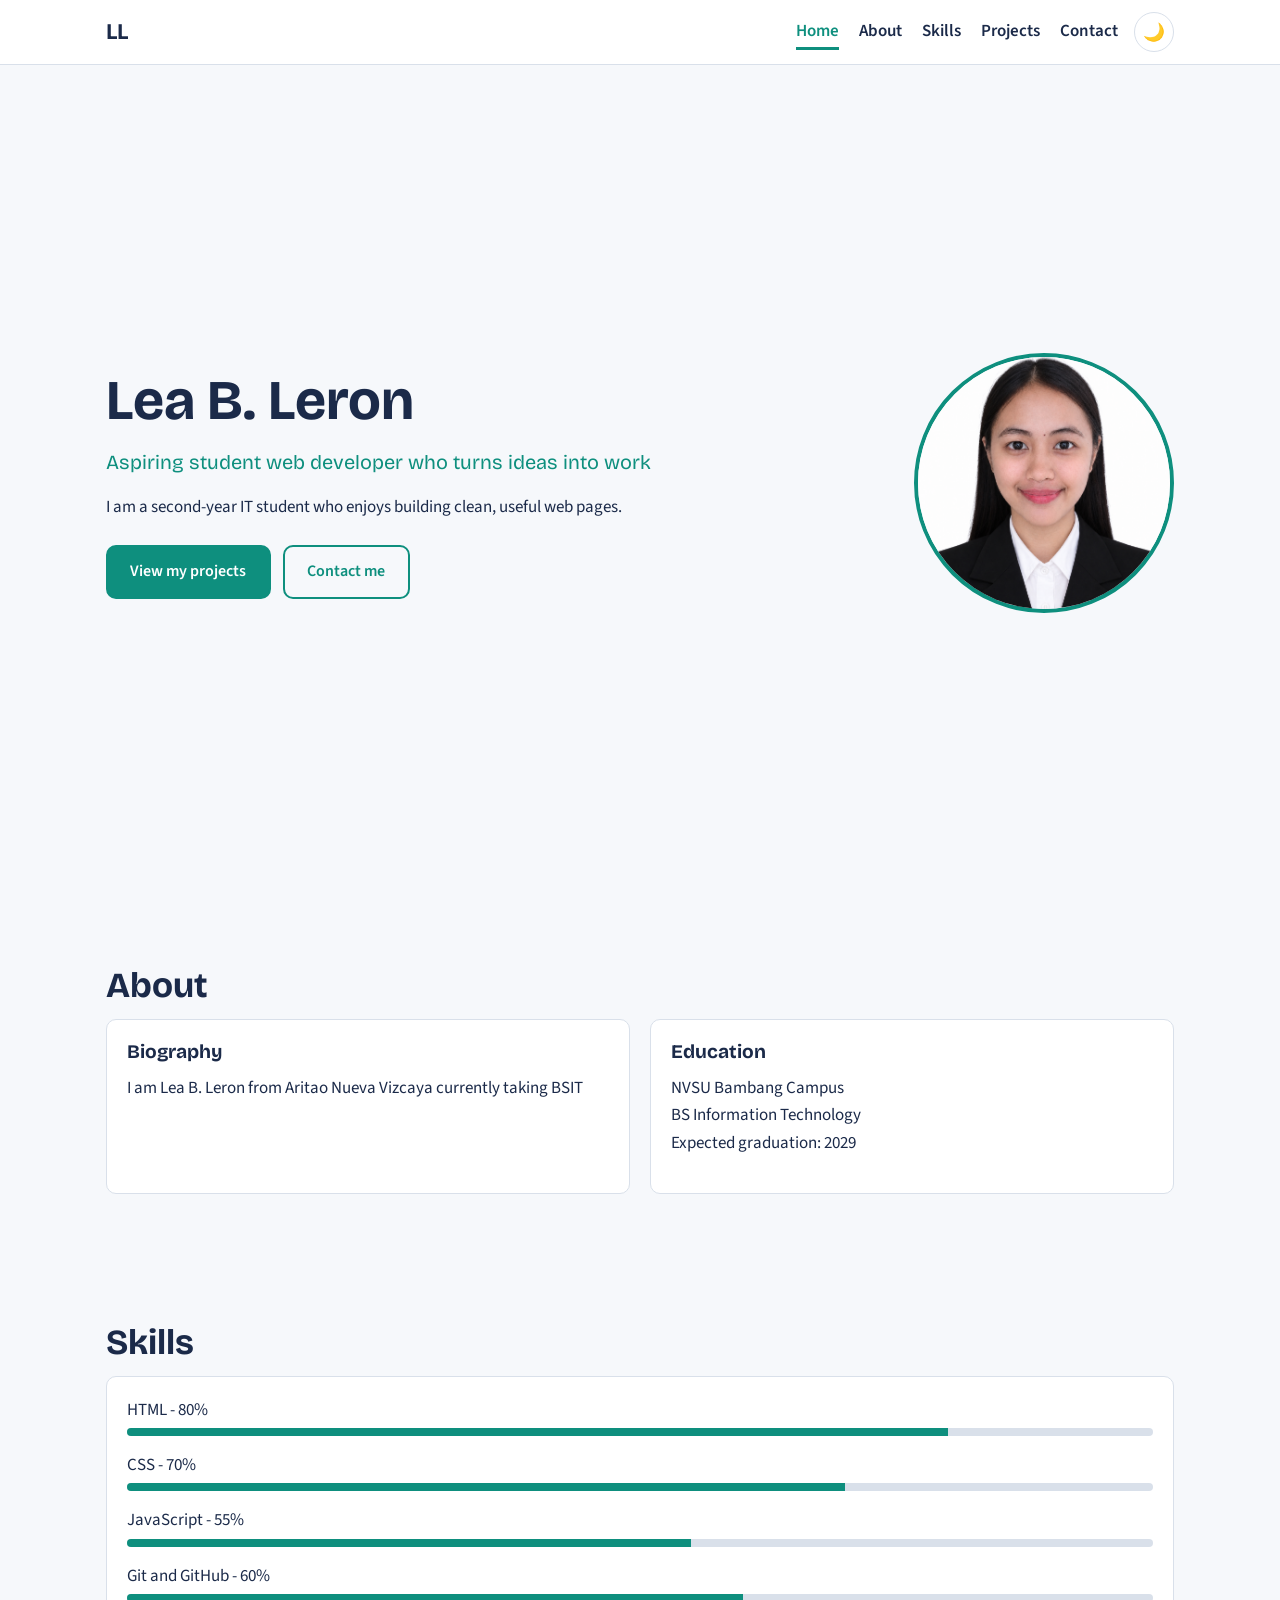
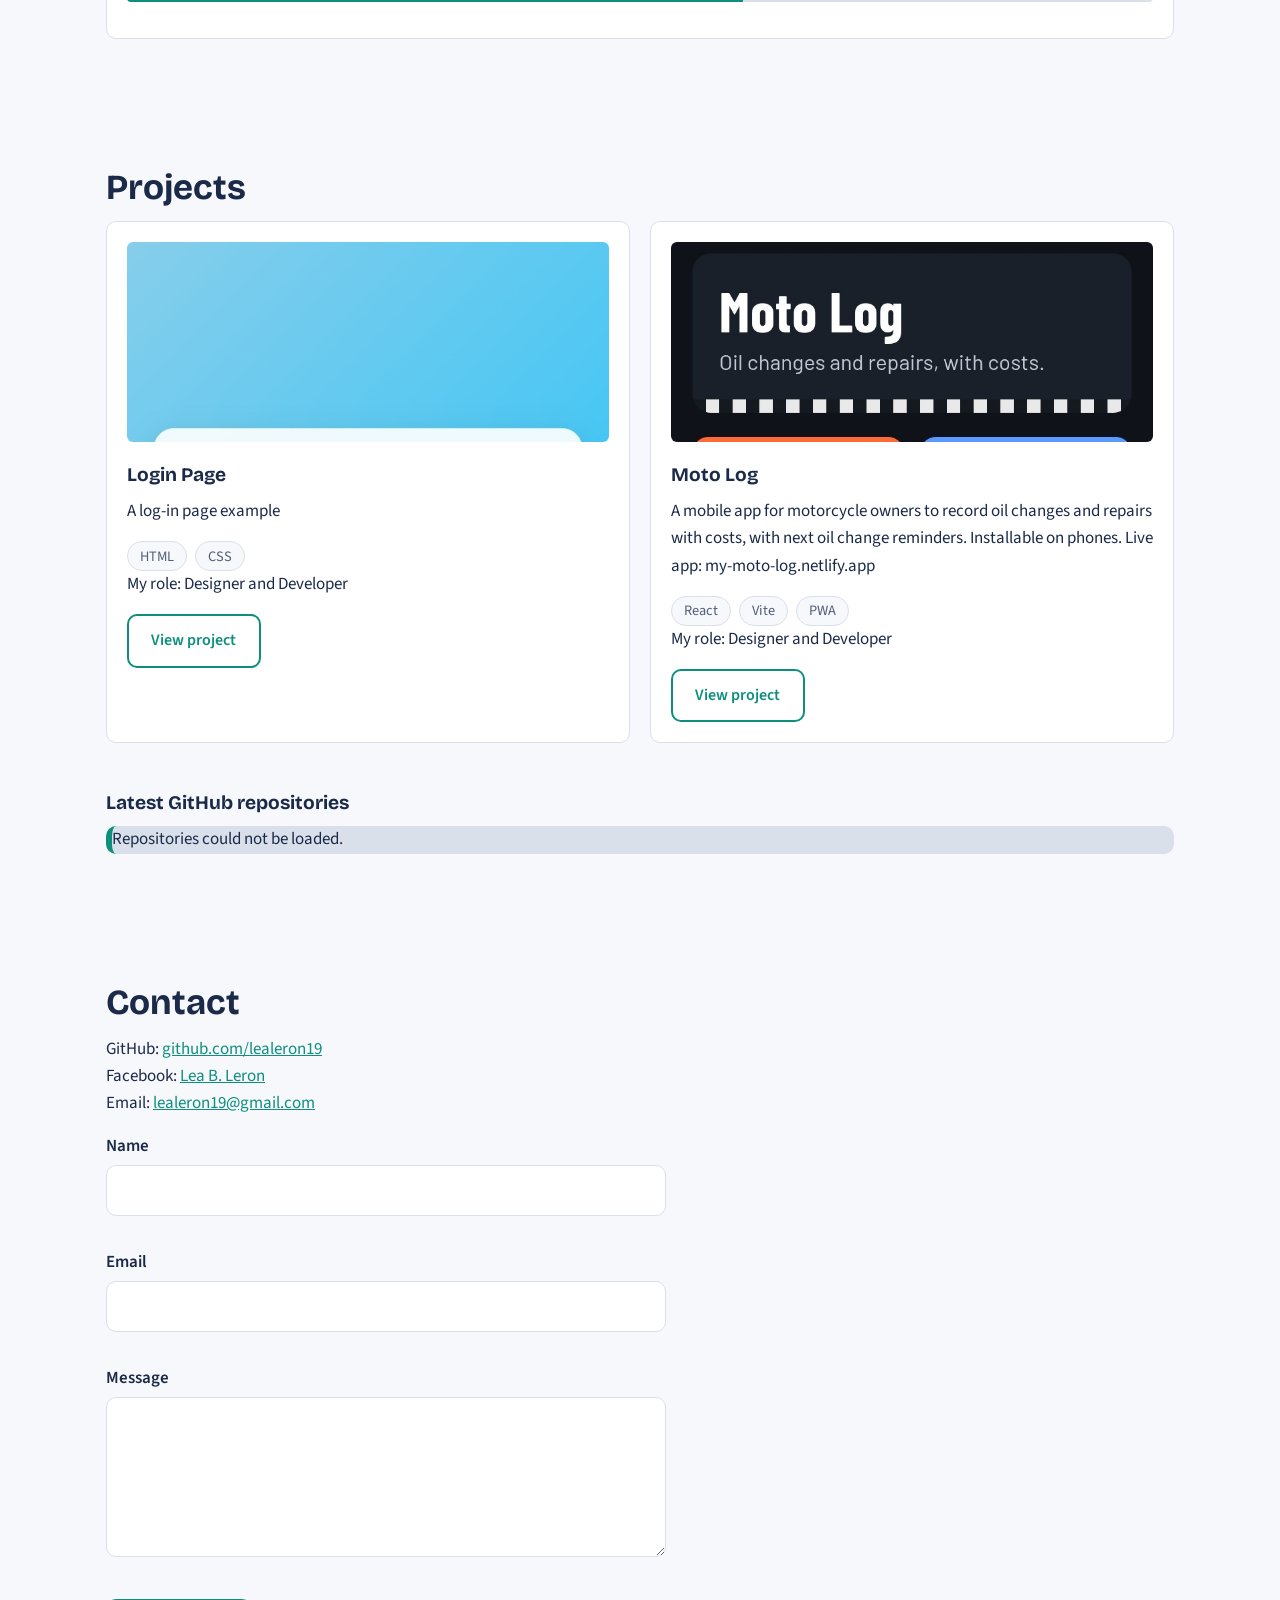
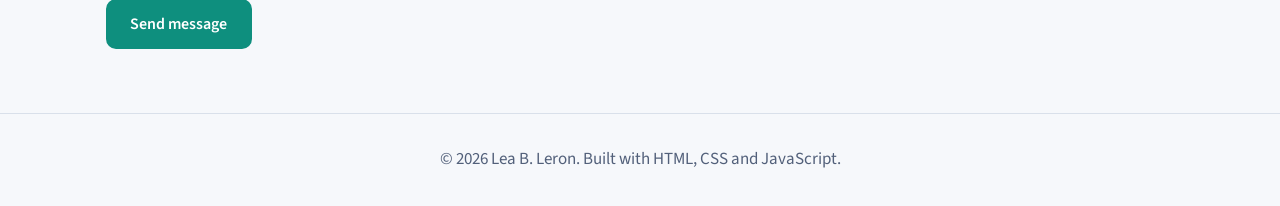
<file: index.html>
<!DOCTYPE html>
<html lang="en">
<head>
<meta charset="UTF-8">
<meta name="viewport" content="width=device-width, initial-scale=1">
<title>Lea B. Leron | Portfolio</title>
<meta name="description" content="Personal portfolio of Lea B. Leron, IT student.">
<link rel="preconnect" href="https://fonts.googleapis.com">
<link rel="preconnect" href="https://fonts.gstatic.com" crossorigin>
<link href="https://fonts.googleapis.com/css2?family=Bricolage+Grotesque:wght@600;700&family=Source+Sans+3:wght@400;600&display=swap" rel="stylesheet">
<link rel="stylesheet" href="style.css">
</head>
<body>

<header class="site-header">
  <nav class="navbar" aria-label="Main navigation">
    <a href="#home" class="brand">LL</a>
    <ul class="nav-links">
      <li><a href="#home">Home</a></li>
      <li><a href="#about">About</a></li>
      <li><a href="#skills">Skills</a></li>
      <li><a href="#projects">Projects</a></li>
      <li><a href="#contact">Contact</a></li>
    </ul>
    <button id="theme-toggle" class="theme-toggle" type="button" aria-label="Switch to dark theme">🌙</button>
  </nav>
</header>

<main>
  <section id="home" class="section hero">
    <div class="hero-text">
      <h1>Lea B. Leron</h1>
      <p class="tagline" id="tagline" data-text="Aspiring student web developer who turns ideas into working websites."></p>
      <p class="intro">I am a second-year IT student who enjoys building clean, useful web pages.</p>
      <div class="cta-group">
        <a href="#projects" class="btn btn-primary">View my projects</a>
        <a href="#contact" class="btn btn-outline">Contact me</a>
      </div>
    </div>
    <img src="profile/mypic.png" alt="Lea B. Leron" class="profile-photo" width="260" height="260" onerror="this.style.display='none'">
  </section>

  <section id="about" class="section">
    <h2>About</h2>
    <div class="grid">
      <article class="card">
        <h3>Biography</h3>
        <p>I am Lea B. Leron from Aritao Nueva Vizcaya currently taking BSIT</p>
      </article>
      <article class="card">
        <h3>Education</h3>
        <p>NVSU Bambang Campus<br>BS Information Technology<br>Expected graduation: 2029</p>
      </article>
    </div>
  </section>

  <section id="skills" class="section">
    <h2>Skills</h2>
    <div class="grid" id="skills-grid"></div>
  </section>

  <section id="projects" class="section">
    <h2>Projects</h2>
    <div class="grid" id="project-grid"><p class="status-message">Loading projects...</p></div>

    <h3 class="repo-heading">Latest GitHub repositories</h3>
    <ul id="repo-list" class="repo-list"></ul>
  </section>

  <section id="contact" class="section">
    <h2>Contact</h2>
    <p>
  GitHub: <a href="https://github.com/lealeron19" target="_blank" rel="noopener">github.com/lealeron19</a><br>
  Facebook: <a href="https://www.facebook.com/lea.leron.35" target="_blank" rel="noopener">Lea B. Leron</a><br> 
  Email: <a href="mailto:lealeron19@gmail.com">lealeron19@gmail.com</a>
    </p>
    <form id="contact-form" novalidate>
      <div class="field">
        <label for="name">Name</label>
        <input type="text" id="name" name="name" autocomplete="name">
        <span class="error" id="name-error"></span>
      </div>
      <div class="field">
        <label for="email">Email</label>
        <input type="email" id="email" name="email" autocomplete="email">
        <span class="error" id="email-error"></span>
      </div>
      <div class="field">
        <label for="message">Message</label>
        <textarea id="message" name="message" rows="5"></textarea>
        <span class="error" id="message-error"></span>
      </div>
      <button type="submit" class="btn btn-primary">Send message</button>
      <p id="form-success" class="form-success" role="status" hidden>Thank you! Your message is ready to send.</p>
    </form>
  </section>
</main>

<footer class="site-footer">
  <p>&copy; 2026 Lea B. Leron. Built with HTML, CSS and JavaScript.</p>
</footer>

<button id="back-to-top" class="back-to-top" type="button" aria-label="Back-to-top" hidden>&uarr;</button>
<script src="script.js"></script>
</body>
</html>
</file>
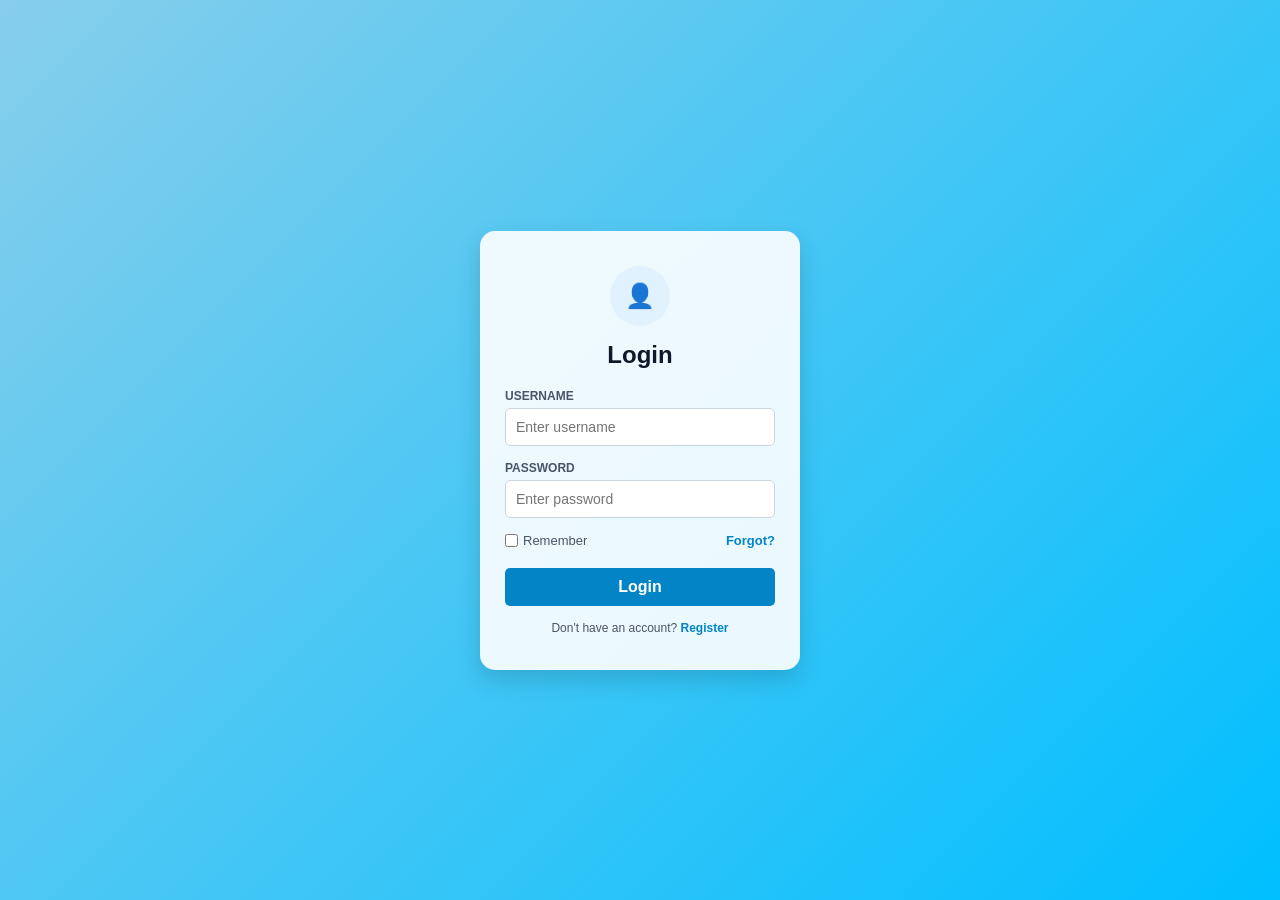
<file: leasimplelogin.html>
<!DOCTYPE html>
<html>
<head>
  <meta charset="UTF-8">
  <meta name="viewport" content="width=device-width, initial-scale=1.0">
  <title>Login</title>
  <style>
    * {
      margin: 0;
      padding: 0;
      box-sizing: border-box;
      font-family: 'Arial', sans-serif;
    }

    /* SKY BLUE BACKGROUND */
    body {
      background: linear-gradient(135deg, #87ceeb, #00bfff);
      min-height: 100vh;
      display: flex;
      justify-content: center;
      align-items: center;
      color: #333333;
    }

    /* CARD / LOGIN BOX DESIGN */
    .card {
      background-color: rgba(255, 255, 255, 0.9);
      padding: 35px 25px;
      border-radius: 15px;
      box-shadow: 0 10px 25px rgba(0, 0, 0, 0.15);
      width: 100%;
      max-width: 320px;
      text-align: center;
    }

    .avatar {
      width: 60px;
      height: 60px;
      background-color: #e0f2fe;
      color: #0284c7;
      border-radius: 50%;
      display: flex;
      justify-content: center;
      align-items: center;
      margin: 0 auto 15px auto;
      font-size: 24px;
      font-weight: bold;
    }

    h2 {
      margin-bottom: 20px;
      color: #0f172a;
    }

    .input-group {
      margin-bottom: 15px;
      text-align: left;
    }

    .input-group label {
      display: block;
      font-size: 12px;
      font-weight: bold;
      margin-bottom: 5px;
      color: #475569;
      text-align: left; /* Nakatutok sa kaliwang gilid */
    }

    .input-group input {
      width: 100%;
      padding: 10px;
      border-radius: 5px;
      border: 1px solid #cbd5e1;
      outline: none;
      font-size: 14px;
    }

    .input-group input:focus {
      border-color: #0284c7;
    }

    .options {
      display: flex;
      justify-content: space-between;
      align-items: center;
      margin-bottom: 20px;
      font-size: 13px;
      color: #475569;
    }

    .options label {
      display: flex;
      align-items: center;
      gap: 5px;
    }

    button {
      width: 100%;
      padding: 10px;
      background-color: #0284c7;
      border: none;
      border-radius: 5px;
      color: white;
      cursor: pointer;
      font-size: 16px;
      font-weight: bold;
      transition: background 0.2s;
    }

    button:hover {
      background-color: #0369a1;
    }

    .footer-text {
      margin-top: 15px;
      font-size: 12px;
      color: #475569;
    }

    .footer-text a {
      color: #0284c7;
      text-decoration: none;
      font-weight: bold;
    }

    .footer-text a:hover {
      text-decoration: underline;
    }
  </style>
</head>
<body>

  <div class="card">
    <div class="avatar">👤</div>
    <h2>Login</h2>

    <form>
      <div class="input-group">
        <label>USERNAME</label>
        <input type="text" placeholder="Enter username">
      </div>

      <div class="input-group">
        <label>PASSWORD</label>
        <input type="password" placeholder="Enter password">
      </div>

      <div class="options">
        <label>
          <input type="checkbox"> Remember
        </label>
        <a href="#" style="color: #0284c7; text-decoration: none; font-weight: bold;">Forgot?</a>
      </div>

      <button type="submit">Login</button>
    </form>

    <div class="footer-text">
      Don't have an account? <a href="#">Register</a>
    </div>
  </div>

</body>
</html>
</file>
<file: style.css>
:root{
  --text:#1b2a49;--bg:#f6f8fb;--accent:#0e8f7e;--surface:#fff;--border:#d9e0ea;--muted:#52607a;--on-accent:#fff;
  --head:"Bricolage Grotesque","Segoe UI",Arial,sans-serif;--body:"Source Sans 3","Segoe UI",Arial,sans-serif;
  --nav:64px;--r:10px
}
:root[data-theme="dark"]{
  --text:#e8edf5;--bg:#0f1626;--accent:#3cc8b4;--surface:#18223a;--border:#2a3756;--muted:#a3b0c8;--on-accent:#0f1626
}
*,*::before,*::after{box-sizing:border-box}
html{scroll-behavior:smooth;scroll-padding-top:var(--nav)}
body{margin:0;font-family:var(--body);font-size:1.0625rem;line-height:1.6;color:var(--text);background:var(--bg)}
h1,h2,h3{font-family:var(--head);line-height:1.2;margin:0 0 .75rem}
h1{font-size:clamp(2.2rem,7vw,3.5rem)}
h2{font-size:clamp(1.7rem,4vw,2.2rem)}
h3{font-size:1.2rem}
p{margin:0 0 1rem;max-width:65ch}
a{color:var(--accent)}
img{max-width:100%;height:auto}
:focus-visible{outline:3px solid var(--accent);outline-offset:3px}

/* Navigation */
.site-header{position:sticky;top:0;z-index:100;background:var(--surface);border-bottom:1px solid var(--border)}
.navbar{display:flex;align-items:center;gap:1rem;max-width:1100px;min-height:var(--nav);margin:0 auto;padding:0 1rem;flex-wrap:wrap}
.brand{font-family:var(--head);font-weight:700;font-size:1.4rem;text-decoration:none;color:var(--text);margin-right:auto}
.nav-links{display:flex;gap:1.25rem;list-style:none;margin:0;padding:0;flex-wrap:wrap}
.nav-links a{color:var(--text);text-decoration:none;font-weight:600;padding:.25rem 0;border-bottom:3px solid transparent}
.nav-links a:hover,.nav-links a.active{border-bottom-color:var(--accent);color:var(--accent)}
.theme-toggle{width:40px;height:40px;border-radius:50%;border:1px solid var(--border);background:var(--surface);cursor:pointer;font-size:1.1rem}
@media(max-width:700px){
  .navbar{padding-top:.5rem}
  .nav-links{order:3;width:100%;justify-content:space-between;gap:.5rem;padding-bottom:.5rem;font-size:.95rem}
}

/* Sections */
.section{max-width:1100px;margin:0 auto;padding:4rem 1rem}
.hero{display:flex;align-items:center;justify-content:space-between;gap:2rem;flex-wrap:wrap;min-height:calc(100vh - var(--nav))}
.hero-text{flex:1 1 320px}
.tagline{font-family:var(--head);font-size:1.25rem;color:var(--accent);min-height:1.6em}
.profile-photo{width:260px;height:260px;object-fit:cover;border-radius:50%;border:4px solid var(--accent)}
.cta-group{display:flex;gap:.75rem;flex-wrap:wrap;margin-top:1.5rem}

/* Buttons */
.btn{display:inline-block;padding:.75rem 1.4rem;border-radius:var(--r);font-weight:600;font-family:inherit;font-size:1rem;text-decoration:none;cursor:pointer;border:2px solid var(--accent)}
.btn-primary{background:var(--accent);color:var(--on-accent)}
.btn-outline{background:transparent;color:var(--accent)}
.btn:hover{opacity:.88}

/* Cards */
.grid{display:grid;grid-template-columns:repeat(auto-fit,minmax(260px,1fr));gap:1.25rem}
.card{background:var(--surface);border:1px solid var(--border);border-radius:var(--r);padding:1.25rem}
.card img{border-radius:6px;margin-bottom:.75rem;width:100%;max-height:200px;object-fit:cover}
.tag-list{display:flex;flex-wrap:wrap;gap:.5rem;list-style:none;margin:0;padding:0}
.tag-list li{background:var(--bg);border:1px solid var(--border);border-radius:999px;padding:.15rem .75rem;font-size:.9rem;color:var(--muted)}
.skill-bar{height:8px;background:var(--border);border-radius:99px;overflow:hidden;margin:.25rem 0 1rem}
.skill-bar span{display:block;height:100%;background:var(--accent)}
.status-message{color:var(--muted)}
.error-text{color:#c0392b}

/* Form */
form{max-width:560px}
.field{margin-bottom:1rem}
label{display:block;font-weight:600;margin-bottom:.25rem}
input,textarea{width:100%;padding:.7rem;font:inherit;color:var(--text);background:var(--surface);border:1px solid var(--border);border-radius:var(--r)}
.error{display:block;color:#c0392b;font-size:.9rem;min-height:1.2em}
:root[data-theme="dark"] .error,:root[data-theme="dark"] .error-text{color:#ff8b7a}
.form-success{color:var(--accent);font-weight:600}

/* Footer */
.site-footer{border-top:1px solid var(--border);text-align:center;padding:2rem 1rem;color:var(--muted)}
.site-footer p{margin:0 auto}
@media(prefers-reduced-motion:reduce){html{scroll-behavior:auto}}

/* GitHub repos */
.repo-heading{margin-top:3rem}
.repo-list{list-style:none;margin:0;padding:0;display:grid;gap:.75rem}
.repo-list li{display:flex;justify-content:space-between;align-items:center;gap:1rem;background:var(--border);border-left:6px solid var(--accent);border-radius:var(--r);padding:1rem 1.25}
.repo-list a{color:var(--text);font-weight:600}
.repo-list span{color:var(--muted)}
.project-card img{object-position:top}
</file>
